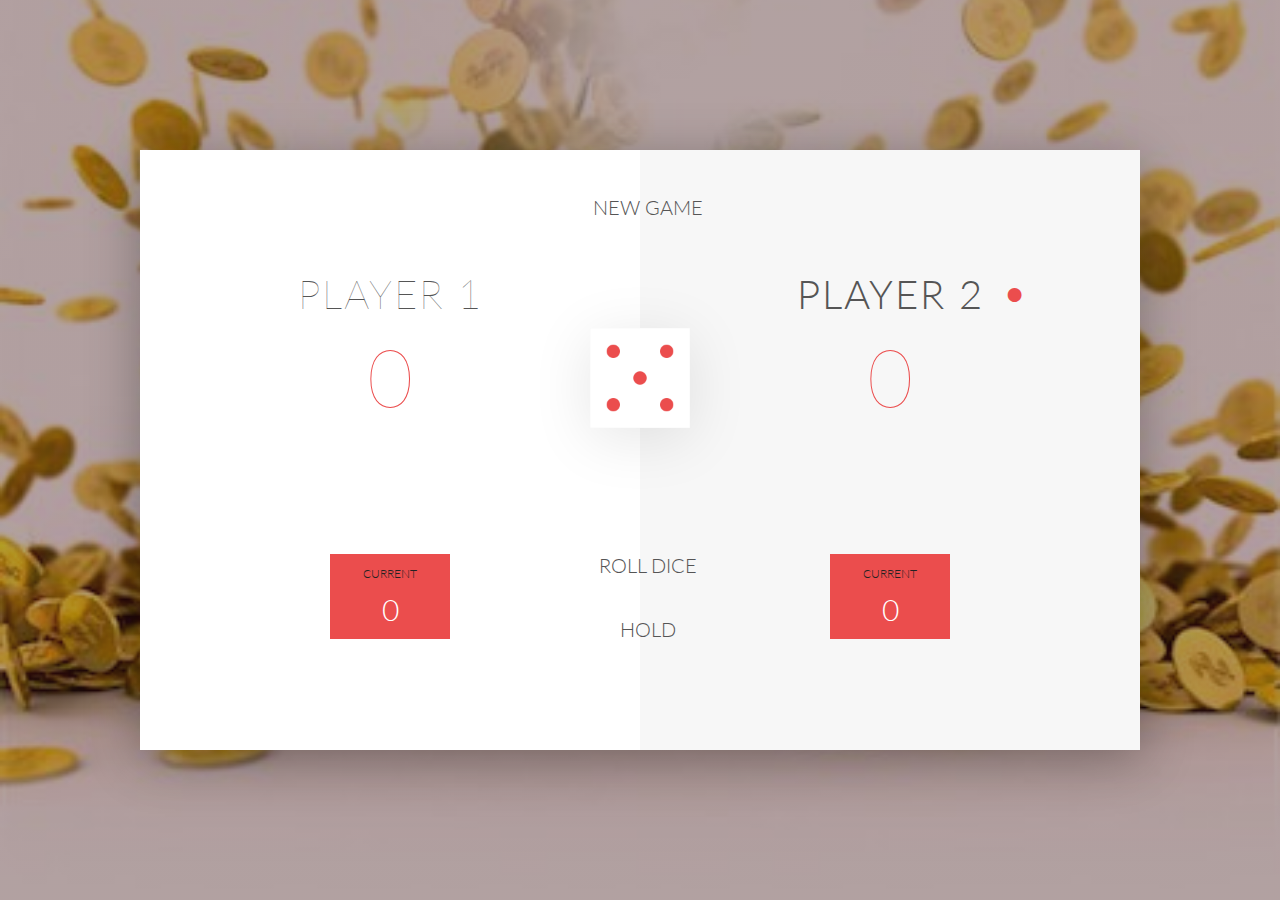
<file: dice-game/index.html>
<!DOCTYPE html>
<html lang="en">
    <head>
        <meta charset="UTF-8">
        <link href="https://fonts.googleapis.com/css?family=Lato:100,300,600" rel="stylesheet" type="text/css">
        <link href="http://code.ionicframework.com/ionicons/2.0.1/css/ionicons.min.css" rel="stylesheet" type="text/css">
        <link type="text/css" rel="stylesheet" href="style.css">

        <title>Dice Game</title>
    </head>

    <body>
        <div class="wrapper clearfix">
            <div class="player-0-panel">
                <div class="player-name" id="name-0">Player 1</div>
                <div class="player-score" id="score-0">0</div>
                <div class="player-current-box">
                    <div class="player-current-label">Current</div>
                    <div class="player-current-score" id="current-0">0</div>
                </div>
            </div>

            <div class="player-1-panel active">
                <div class="player-name" id="name-1">Player 2</div>
                <div class="player-score" id="score-1">0</div>
                <div class="player-current-box">
                    <div class="player-current-label">Current</div>
                    <div class="player-current-score" id="current-1">0</div>
                </div>
            </div>

            <button class="btn-new"><i class="ion-ios-plus-outline"></i>New game</button>
            <button class="btn-roll"><i class="ion-ios-loop"></i>Roll dice</button>
            <button class="btn-hold"><i class="ion-ios-download-outline"></i>Hold</button>

            <img src="dice-5.png" alt="Dice" class="dice">
        </div>

        <script src="app.js"></script>
    </body>
</html>
</file>
<file: dice-game/style.css>
/**********************************************
*** GENERAL
**********************************************/

* {
    margin: 0;
    padding: 0;
    box-sizing: border-box;

}

.clearfix::after {
    content: "";
    display: table;
    clear: both;
}

body {
    background-image: linear-gradient(rgba(62, 20, 20, 0.4), rgba(62, 20, 20, 0.4)), url(gold-coin.jpg);
    background-size: cover;
    background-position: center;
    font-family: Lato;
    font-weight: 300;
    position: relative;
    height: 100vh;
    color: #555;
}

.wrapper {
    width: 1000px;
    position: absolute;
    top: 50%;
    left: 50%;
    transform: translate(-50%, -50%);
    background-color: #fff;
    box-shadow: 0px 10px 50px rgba(0, 0, 0, 0.3);
    overflow: hidden;
}

.player-0-panel,
.player-1-panel {
    width: 50%;
    float: left;
    height: 600px;
    padding: 100px;
}



/**********************************************
*** PLAYERS
**********************************************/

.player-name {
    font-size: 40px;
    text-align: center;
    text-transform: uppercase;
    letter-spacing: 2px;
    font-weight: 100;
    margin-top: 20px;
    margin-bottom: 10px;
    position: relative;
}

.player-score {
    text-align: center;
    font-size: 80px;
    font-weight: 100;
    color: #EB4D4D;
    margin-bottom: 130px;
}

.active { background-color: #f7f7f7; }
.active .player-name { font-weight: 300; }

.active .player-name::after {
    content: "\2022";
    font-size: 47px;
    position: absolute;
    color: #EB4D4D;
    top: -7px;
    right: 10px;

}

.player-current-box {
    background-color: #EB4D4D;
    color: #fff;
    width: 40%;
    margin: 0 auto;
    padding: 12px;
    text-align: center;
}

.player-current-label {
    text-transform: uppercase;
    margin-bottom: 10px;
    font-size: 12px;
    color: #222;
}

.player-current-score {
    font-size: 30px;
}

button {
    position: absolute;
    width: 200px;
    left: 50%;
    transform: translateX(-50%);
    color: #555;
    background: none;
    border: none;
    font-family: Lato;
    font-size: 20px;
    text-transform: uppercase;
    cursor: pointer;
    font-weight: 300;
    transition: background-color 0.3s, color 0.3s;
}

button:hover { font-weight: 600; }
button:hover i { margin-right: 20px; }

button:focus {
    outline: none;
}

i {
    color: #EB4D4D;
    display: inline-block;
    margin-right: 15px;
    font-size: 32px;
    line-height: 1;
    vertical-align: text-top;
    margin-top: -4px;
    transition: margin 0.3s;
}

.btn-new { top: 45px;}
.btn-roll { top: 403px;}
.btn-hold { top: 467px;}

.dice {
    position: absolute;
    left: 50%;
    top: 178px;
    transform: translateX(-50%);
    height: 100px;
    box-shadow: 0px 10px 60px rgba(0, 0, 0, 0.10);
}

.winner { background-color: #f7f7f7; }
.winner .player-name { font-weight: 300; color: #EB4D4D; }
</file>
